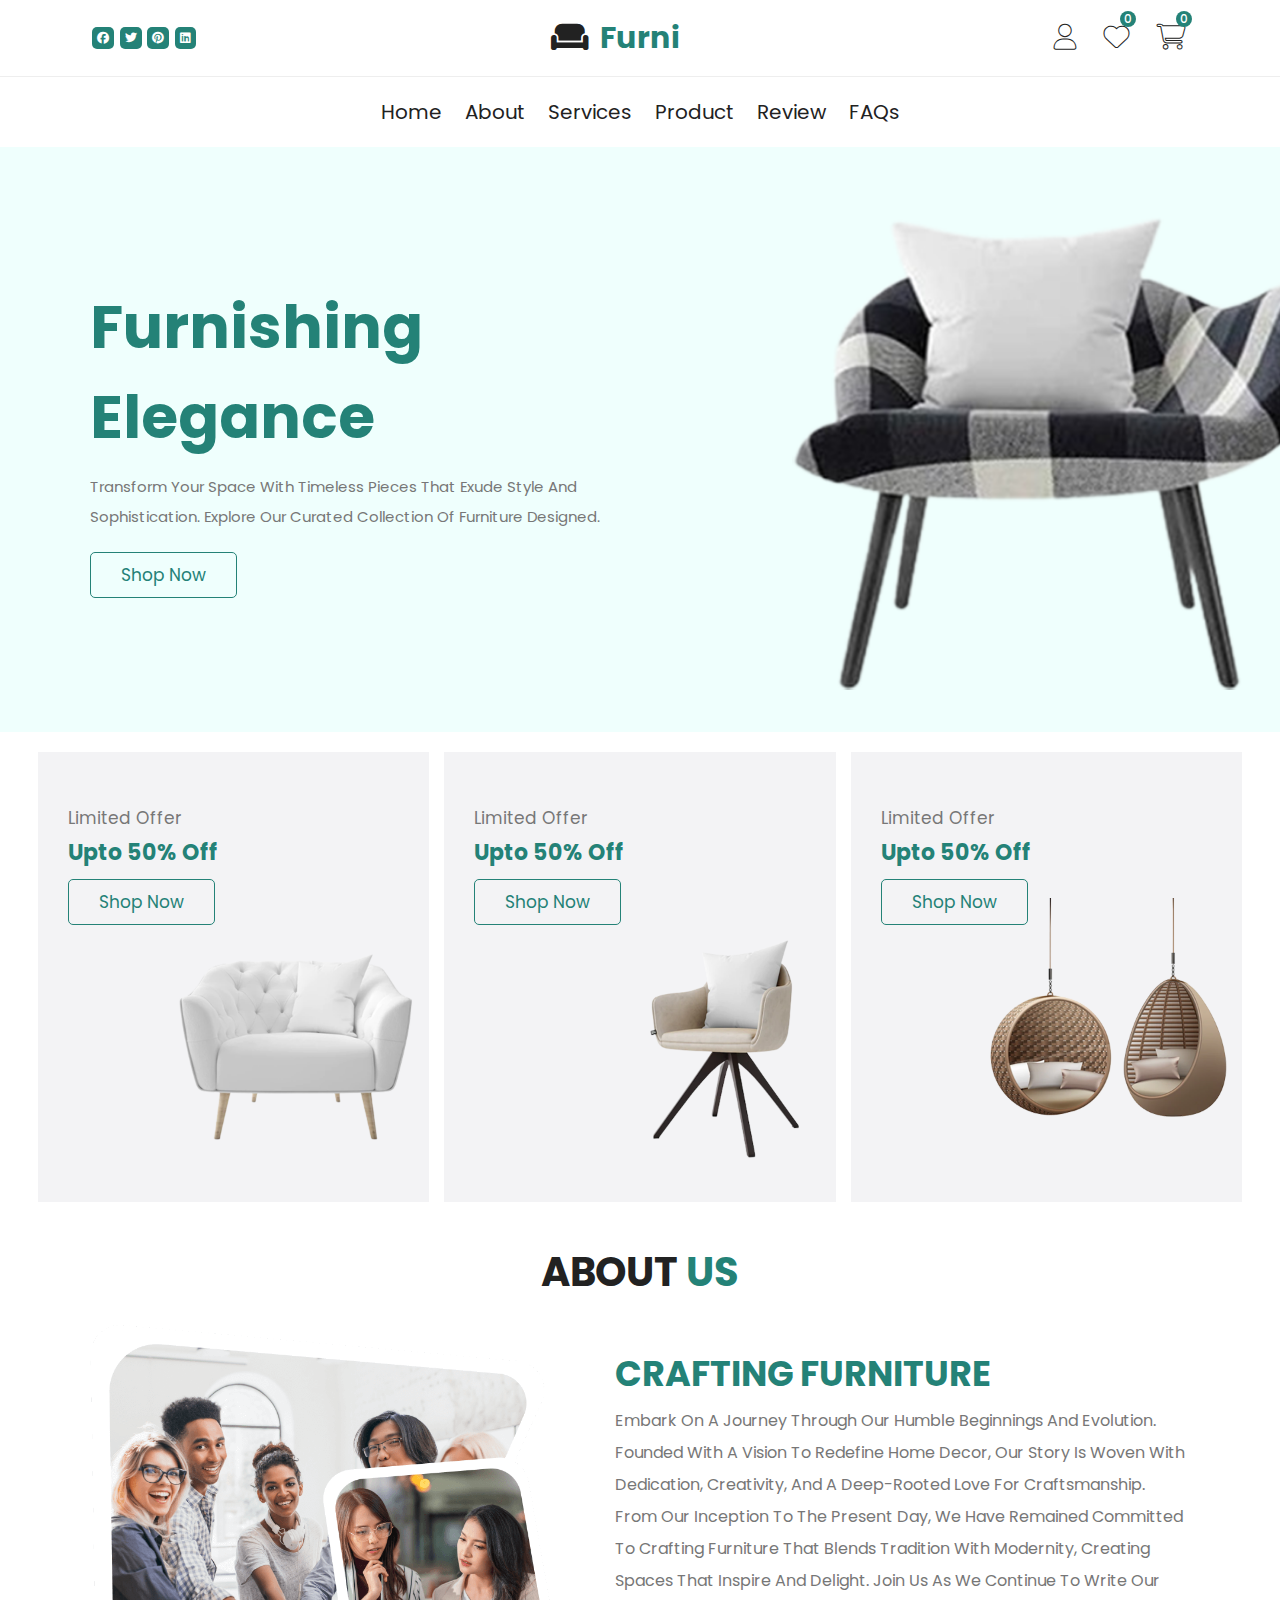
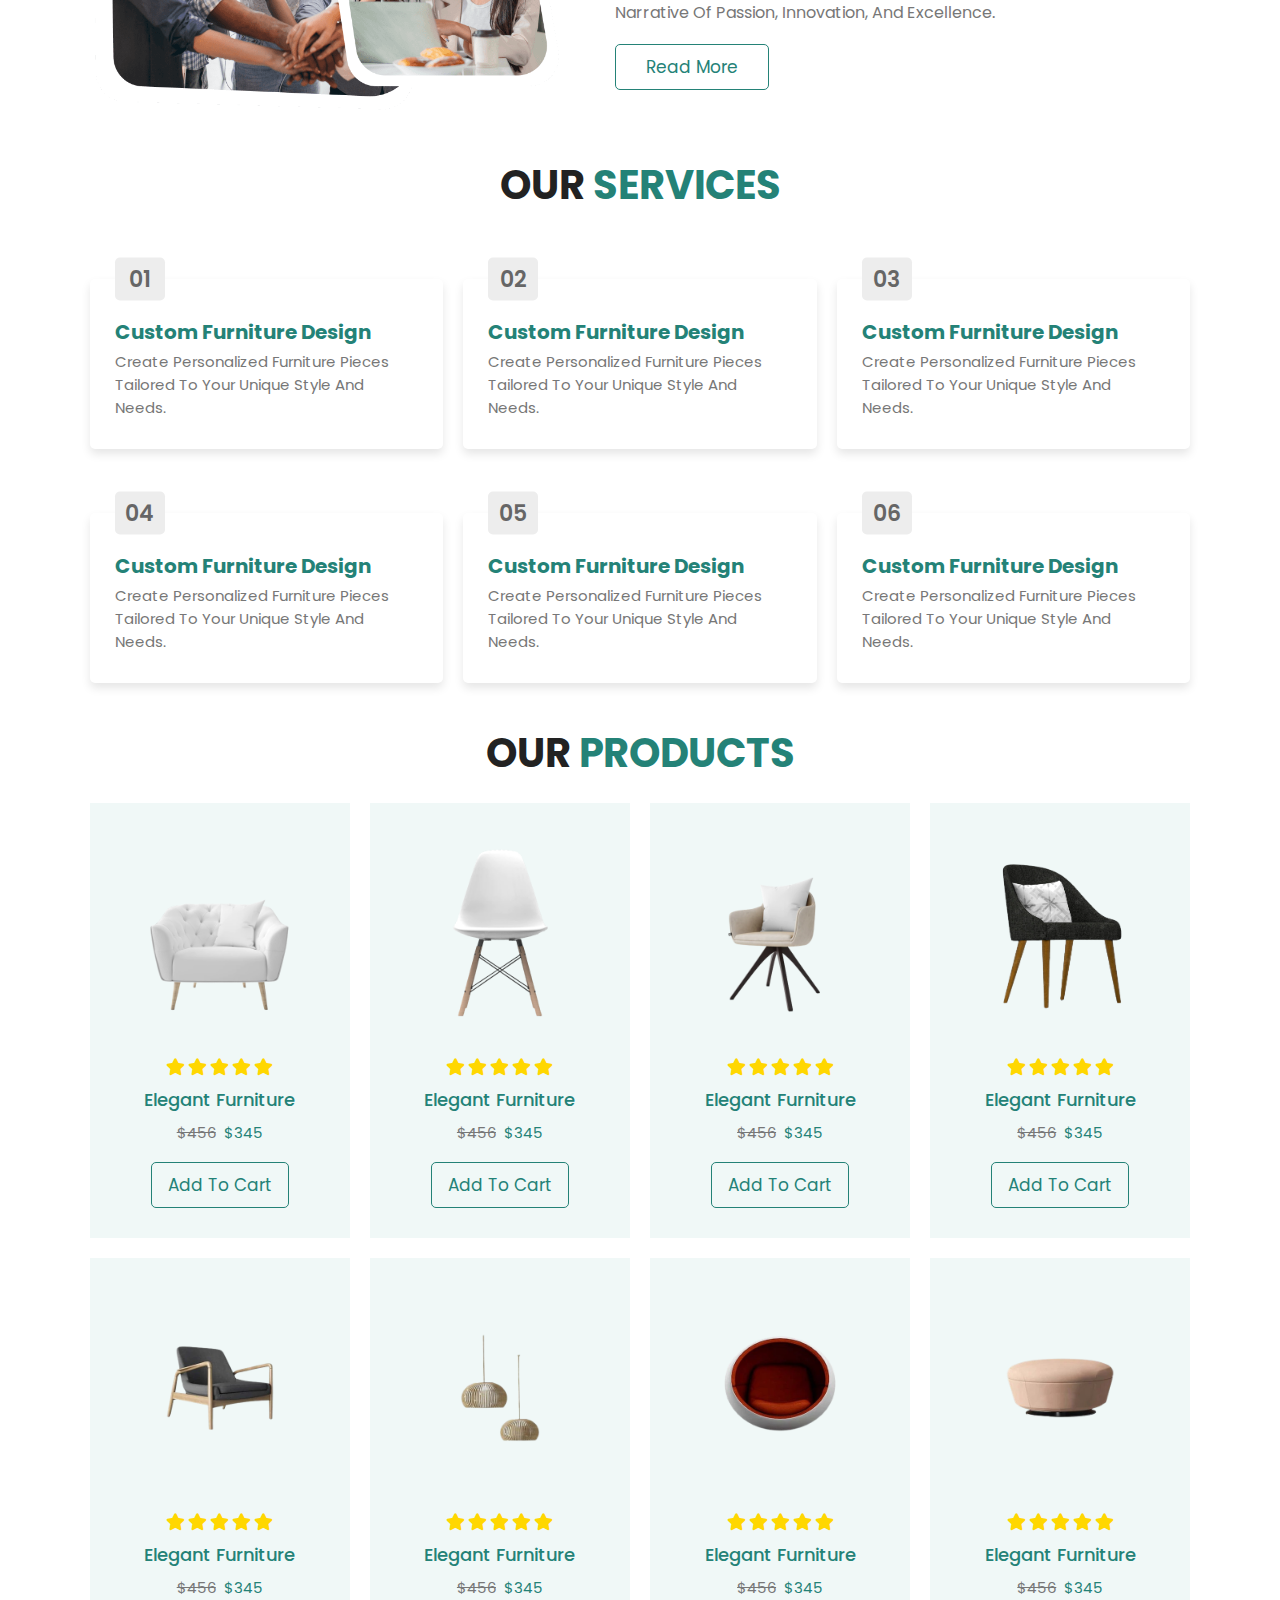
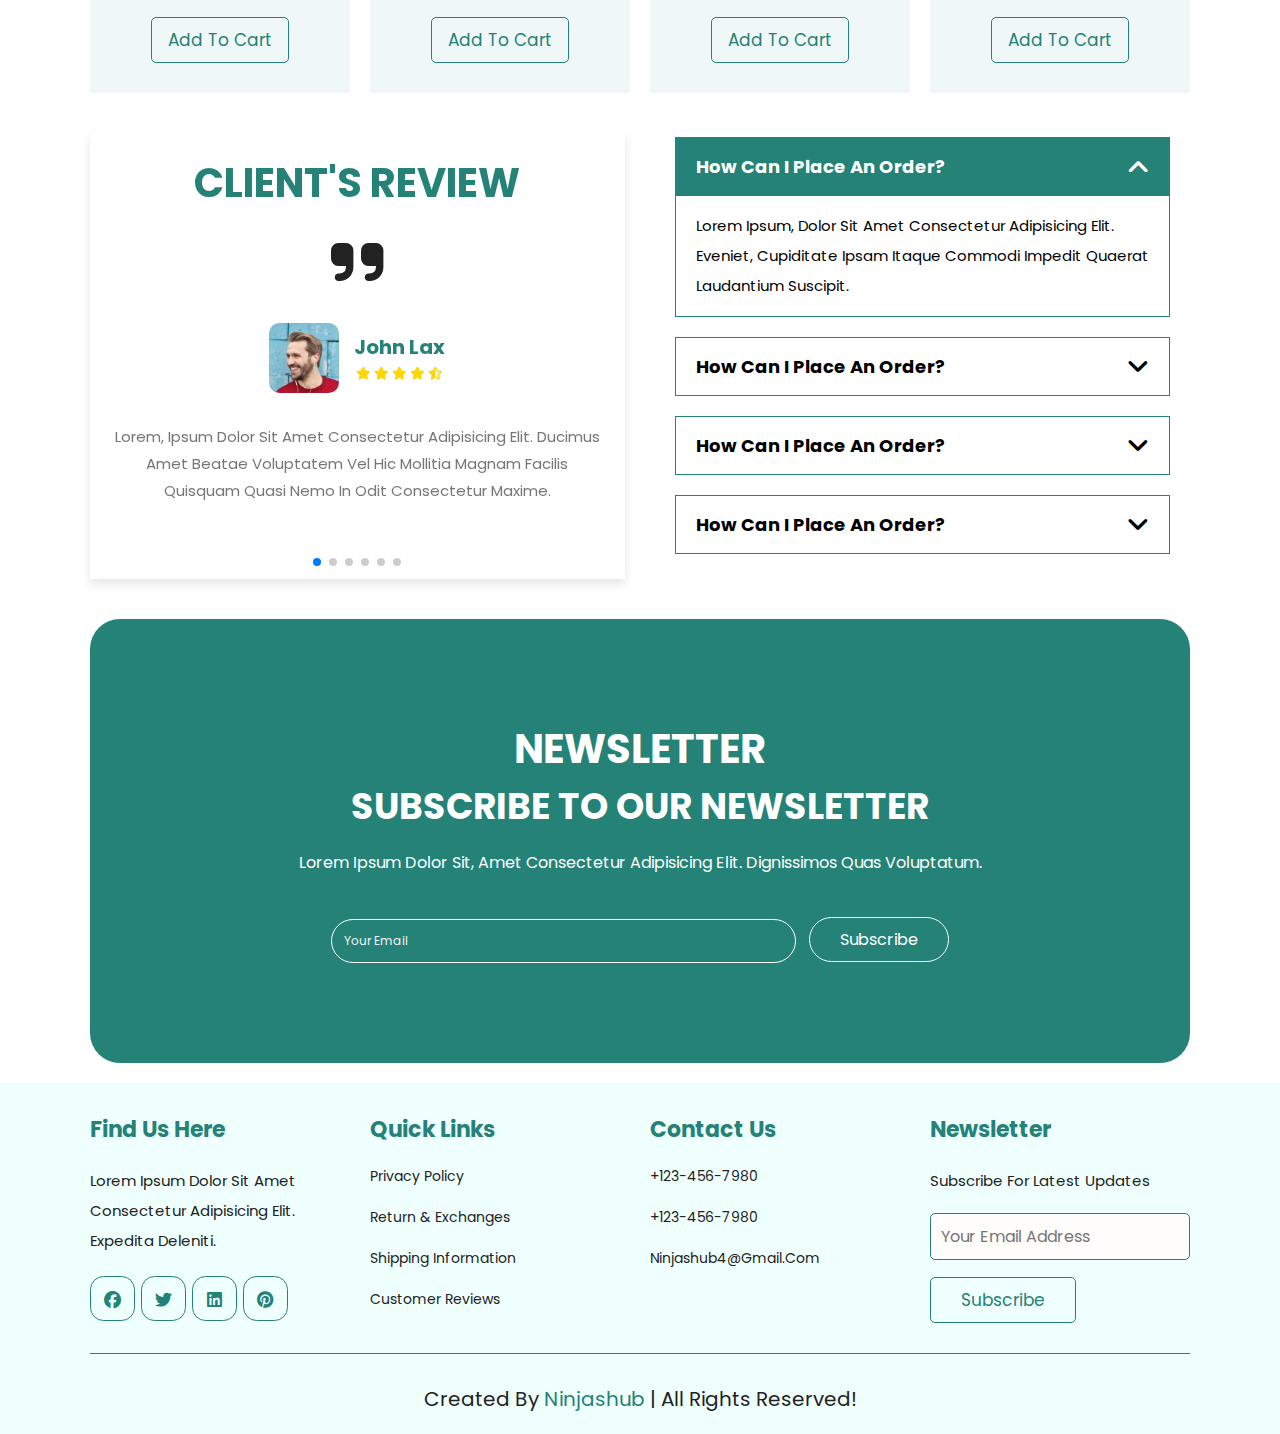
<file: prodigy infotech/task 1/index.html>
<!DOCTYPE html>
<html lang="en">
<head>
    <meta charset="UTF-8">
    <meta name="viewport" content="width=device-width, initial-scale=1.0">
    <title>Complete Responsive Furniture Webite Using HTML CSS & JS</title>
    <!-- fontawesome cdn link -->
    <link rel="stylesheet" href="https://cdnjs.cloudflare.com/ajax/libs/font-awesome/6.5.2/css/all.min.css">
    <!-- swiper js cdn lnk -->
    <link rel="stylesheet" href="https://cdn.jsdelivr.net/npm/swiper@11/swiper-bundle.min.css"/>
    <!-- custom css file -->
    <link rel="stylesheet" href="style.css">
</head>
<body>
    
    <!-- header section starts -->

    <header>

        <div class="header-top">

            <div class="fas fa-bars" id="menu"></div>

            <div class="social">
                <a href="#" class="fab fa-facebook"></a>
                <a href="#" class="fab fa-twitter"></a>
                <a href="#" class="fab fa-pinterest"></a>
                <a href="#" class="fab fa-linkedin"></a>
            </div>

            <a href="#" class="logo"><i class="fas fa-couch"></i> furni</a>

            <div class="icons">
                <button class="action-btn">
                    <a href="#" class="fas fa-user"></a>
                </button>
                <button class="action-btn">
                    <a href="#" class="fas fa-heart"></a>
                    <span class="count">0</span>
                </button>
                <button class="action-btn">
                    <a href="#" class="fas fa-shopping-cart"></a>
                    <span class="count">0</span>
                </button>
            </div>

        </div>

        <div class="header-main">

            <nav class="navbar">
                <a href="#home">home</a>
                <a href="#about">about</a>
                <a href="#services">services</a>
                <a href="#product">product</a>
                <a href="#review">review</a>
                <a href="#review">FAQs</a>
            </nav>

        </div>

    </header>

    

    <section class="home" id="home">

        <div class="content">
            <h3>Furnishing Elegance</h3>
            <p>Transform your space with timeless pieces that exude 
                style and sophistication. Explore our curated collection of furniture designed.</p>
                <a href="#" class="btn">shop now</a>
        </div>

    </section>

    

    <section class="banner-container">

        <div class="banner">

            <img src="images/collection-1.png" alt="">
            <div class="content">
                <span>limited offer</span>
                <h3>upto 50% off</h3>
                <a href="#" class="btn">shop now</a>
            </div>

        </div>

        <div class="banner">

            <img src="images/collection-2.png" alt="">
            <div class="content">
                <span>limited offer</span>
                <h3>upto 50% off</h3>
                <a href="#" class="btn">shop now</a>
            </div>

        </div>

        <div class="banner">

            <img src="images/collection-3.png" alt="">
            <div class="content">
                <span>limited offer</span>
                <h3>upto 50% off</h3>
                <a href="#" class="btn">shop now</a>
            </div>

        </div>

    </section>

    

    <section class="about" id="about">

        <h1 class="heading">about <span>us</span></h1>

        <div class="row">

            <div class="image">
                <img src="images/about.png" alt="">
            </div>

            <div class="content">
                <h3>Crafting Furniture</h3>
                <p>Embark on a journey through our humble beginnings and evolution. Founded with a vision to redefine home decor, our story is woven with dedication, 
                    creativity, and a deep-rooted love for craftsmanship. From our inception to the 
                    present day, we have remained committed to crafting furniture that blends tradition 
                    with modernity, creating spaces that inspire and delight. Join us as we continue to 
                    write our narrative of passion, innovation, and excellence.</p>
                    <a href="#" class="btn">read more</a>
            </div>

        </div>

    </section>

  
    <section class="services" id="services">

        <h1 class="heading">our <span>services</span></h1>

        <div class="box-container">

            <div class="box">
                <data class="card-number" value="01">01</data>
                <h3>Custom Furniture Design</h3>
                <p>Create personalized furniture pieces tailored to your unique style and needs.</p>
            </div>

            <div class="box">
                <data class="card-number" value="02">02</data>
                <h3>Custom Furniture Design</h3>
                <p>Create personalized furniture pieces tailored to your unique style and needs.</p>
            </div>

            <div class="box">
                <data class="card-number" value="03">03</data>
                <h3>Custom Furniture Design</h3>
                <p>Create personalized furniture pieces tailored to your unique style and needs.</p>
            </div>

            <div class="box">
                <data class="card-number" value="04">04</data>
                <h3>Custom Furniture Design</h3>
                <p>Create personalized furniture pieces tailored to your unique style and needs.</p>
            </div>

            <div class="box">
                <data class="card-number" value="05">05</data>
                <h3>Custom Furniture Design</h3>
                <p>Create personalized furniture pieces tailored to your unique style and needs.</p>
            </div>

            <div class="box">
                <data class="card-number" value="06">06</data>
                <h3>Custom Furniture Design</h3>
                <p>Create personalized furniture pieces tailored to your unique style and needs.</p>
            </div>

        </div>

    </section>

  

    <section class="product" id="product">

        <h1 class="heading">our <span>products</span></h1>

        <div class="box-container">

            <div class="box">

                <figure class="cardbanner">
                    <img src="images/product-1.png" width="200" height="200" alt="">

                    <div class="btn-wrapper">

                        <button class="product-btn">
                            <i class="fas fa-heart"></i>
                            <div class="tooltip">Add to Wishlist</div>
                        </button>

                        <button class="product-btn">
                            <i class="fas fa-eye"></i>
                            <div class="tooltip">Quick View</div>
                        </button>

                    </div>

                </figure>

                <div class="card-content">

                    <div class="rating-wrapper">
                        <i class="fas fa-star"></i>
                        <i class="fas fa-star"></i>
                        <i class="fas fa-star"></i>
                        <i class="fas fa-star"></i>
                        <i class="fas fa-star"></i>
                    </div>

                    <h3>elegant furniture</h3>

                    <div class="price-wrapper">
                        <del class="del">$456</del>
                        <data class="price">$345</data>
                    </div>

                    <button class="btn">Add to Cart</button>

                </div>

            </div>

            <div class="box">

                <figure class="cardbanner">
                    <img src="images/product-2.png" width="200" height="200" alt="">

                    <div class="btn-wrapper">

                        <button class="product-btn">
                            <i class="fas fa-heart"></i>
                            <div class="tooltip">Add to Wishlist</div>
                        </button>

                        <button class="product-btn">
                            <i class="fas fa-eye"></i>
                            <div class="tooltip">Quick View</div>
                        </button>

                    </div>

                </figure>

                <div class="card-content">

                    <div class="rating-wrapper">
                        <i class="fas fa-star"></i>
                        <i class="fas fa-star"></i>
                        <i class="fas fa-star"></i>
                        <i class="fas fa-star"></i>
                        <i class="fas fa-star"></i>
                    </div>

                    <h3>elegant furniture</h3>

                    <div class="price-wrapper">
                        <del class="del">$456</del>
                        <data class="price">$345</data>
                    </div>

                    <button class="btn">Add to Cart</button>

                </div>

            </div>

            <div class="box">

                <figure class="cardbanner">
                    <img src="images/product-3.png" width="200" height="200" alt="">

                    <div class="btn-wrapper">

                        <button class="product-btn">
                            <i class="fas fa-heart"></i>
                            <div class="tooltip">Add to Wishlist</div>
                        </button>

                        <button class="product-btn">
                            <i class="fas fa-eye"></i>
                            <div class="tooltip">Quick View</div>
                        </button>

                    </div>

                </figure>

                <div class="card-content">

                    <div class="rating-wrapper">
                        <i class="fas fa-star"></i>
                        <i class="fas fa-star"></i>
                        <i class="fas fa-star"></i>
                        <i class="fas fa-star"></i>
                        <i class="fas fa-star"></i>
                    </div>

                    <h3>elegant furniture</h3>

                    <div class="price-wrapper">
                        <del class="del">$456</del>
                        <data class="price">$345</data>
                    </div>

                    <button class="btn">Add to Cart</button>

                </div>

            </div>

            <div class="box">

                <figure class="cardbanner">
                    <img src="images/product-4.png" width="200" height="200" alt="">

                    <div class="btn-wrapper">

                        <button class="product-btn">
                            <i class="fas fa-heart"></i>
                            <div class="tooltip">Add to Wishlist</div>
                        </button>

                        <button class="product-btn">
                            <i class="fas fa-eye"></i>
                            <div class="tooltip">Quick View</div>
                        </button>

                    </div>

                </figure>

                <div class="card-content">

                    <div class="rating-wrapper">
                        <i class="fas fa-star"></i>
                        <i class="fas fa-star"></i>
                        <i class="fas fa-star"></i>
                        <i class="fas fa-star"></i>
                        <i class="fas fa-star"></i>
                    </div>

                    <h3>elegant furniture</h3>

                    <div class="price-wrapper">
                        <del class="del">$456</del>
                        <data class="price">$345</data>
                    </div>

                    <button class="btn">Add to Cart</button>

                </div>

            </div>

            <div class="box">

                <figure class="cardbanner">
                    <img src="images/product-5.png" width="200" height="200" alt="">

                    <div class="btn-wrapper">

                        <button class="product-btn">
                            <i class="fas fa-heart"></i>
                            <div class="tooltip">Add to Wishlist</div>
                        </button>

                        <button class="product-btn">
                            <i class="fas fa-eye"></i>
                            <div class="tooltip">Quick View</div>
                        </button>

                    </div>

                </figure>

                <div class="card-content">

                    <div class="rating-wrapper">
                        <i class="fas fa-star"></i>
                        <i class="fas fa-star"></i>
                        <i class="fas fa-star"></i>
                        <i class="fas fa-star"></i>
                        <i class="fas fa-star"></i>
                    </div>

                    <h3>elegant furniture</h3>

                    <div class="price-wrapper">
                        <del class="del">$456</del>
                        <data class="price">$345</data>
                    </div>

                    <button class="btn">Add to Cart</button>

                </div>

            </div>

            <div class="box">

                <figure class="cardbanner">
                    <img src="images/product-6.png" width="200" height="200" alt="">

                    <div class="btn-wrapper">

                        <button class="product-btn">
                            <i class="fas fa-heart"></i>
                            <div class="tooltip">Add to Wishlist</div>
                        </button>

                        <button class="product-btn">
                            <i class="fas fa-eye"></i>
                            <div class="tooltip">Quick View</div>
                        </button>

                    </div>

                </figure>

                <div class="card-content">

                    <div class="rating-wrapper">
                        <i class="fas fa-star"></i>
                        <i class="fas fa-star"></i>
                        <i class="fas fa-star"></i>
                        <i class="fas fa-star"></i>
                        <i class="fas fa-star"></i>
                    </div>

                    <h3>elegant furniture</h3>

                    <div class="price-wrapper">
                        <del class="del">$456</del>
                        <data class="price">$345</data>
                    </div>

                    <button class="btn">Add to Cart</button>

                </div>

            </div>

            <div class="box">

                <figure class="cardbanner">
                    <img src="images/product-7.png" width="200" height="200" alt="">

                    <div class="btn-wrapper">

                        <button class="product-btn">
                            <i class="fas fa-heart"></i>
                            <div class="tooltip">Add to Wishlist</div>
                        </button>

                        <button class="product-btn">
                            <i class="fas fa-eye"></i>
                            <div class="tooltip">Quick View</div>
                        </button>

                    </div>

                </figure>

                <div class="card-content">

                    <div class="rating-wrapper">
                        <i class="fas fa-star"></i>
                        <i class="fas fa-star"></i>
                        <i class="fas fa-star"></i>
                        <i class="fas fa-star"></i>
                        <i class="fas fa-star"></i>
                    </div>

                    <h3>elegant furniture</h3>

                    <div class="price-wrapper">
                        <del class="del">$456</del>
                        <data class="price">$345</data>
                    </div>

                    <button class="btn">Add to Cart</button>

                </div>

            </div>

            <div class="box">

                <figure class="cardbanner">
                    <img src="images/product-8.png" width="200" height="200" alt="">

                    <div class="btn-wrapper">

                        <button class="product-btn">
                            <i class="fas fa-heart"></i>
                            <div class="tooltip">Add to Wishlist</div>
                        </button>

                        <button class="product-btn">
                            <i class="fas fa-eye"></i>
                            <div class="tooltip">Quick View</div>
                        </button>

                    </div>

                </figure>

                <div class="card-content">

                    <div class="rating-wrapper">
                        <i class="fas fa-star"></i>
                        <i class="fas fa-star"></i>
                        <i class="fas fa-star"></i>
                        <i class="fas fa-star"></i>
                        <i class="fas fa-star"></i>
                    </div>

                    <h3>elegant furniture</h3>

                    <div class="price-wrapper">
                        <del class="del">$456</del>
                        <data class="price">$345</data>
                    </div>

                    <button class="btn">Add to Cart</button>

                </div>

            </div>

        </div>

    </section>

    <!-- products section ends -->

    <!-- review section starts -->

    <section class="review" id="review">

        <div class="row">

            <div class="swiper review-slider">

                <div class="swiper-wrapper">

                    <div class="swiper-slide slide">
                        <h2 class="heading">client's review</h2>
                        <i class="fas fa-quote-right"></i>
                        <div class="user">
                            <img src="images/pic-1.png" alt="">
                            <div class="user-info">
                                <h3>john lax</h3>
                                <div class="stars">
                                    <i class="fas fa-star"></i>
                                    <i class="fas fa-star"></i>
                                    <i class="fas fa-star"></i>
                                    <i class="fas fa-star"></i>
                                    <i class="fas fa-star-half-alt"></i>
                                </div>
                            </div>
                        </div>
                        <p>Lorem, ipsum dolor sit amet consectetur adipisicing elit. Ducimus amet beatae voluptatem vel hic mollitia magnam facilis quisquam quasi nemo in odit consectetur maxime.</p>
                    </div>

                    <div class="swiper-slide slide">
                        <h2 class="heading">client's review</h2>
                        <i class="fas fa-quote-right"></i>
                        <div class="user">
                            <img src="images/pic-2.png" alt="">
                            <div class="user-info">
                                <h3>john lax</h3>
                                <div class="stars">
                                    <i class="fas fa-star"></i>
                                    <i class="fas fa-star"></i>
                                    <i class="fas fa-star"></i>
                                    <i class="fas fa-star"></i>
                                    <i class="fas fa-star-half-alt"></i>
                                </div>
                            </div>
                        </div>
                        <p>Lorem, ipsum dolor sit amet consectetur adipisicing elit. Ducimus amet beatae voluptatem vel hic mollitia magnam facilis quisquam quasi nemo in odit consectetur maxime.</p>
                    </div>

                    <div class="swiper-slide slide">
                        <h2 class="heading">client's review</h2>
                        <i class="fas fa-quote-right"></i>
                        <div class="user">
                            <img src="images/pic-3.png" alt="">
                            <div class="user-info">
                                <h3>john lax</h3>
                                <div class="stars">
                                    <i class="fas fa-star"></i>
                                    <i class="fas fa-star"></i>
                                    <i class="fas fa-star"></i>
                                    <i class="fas fa-star"></i>
                                    <i class="fas fa-star-half-alt"></i>
                                </div>
                            </div>
                        </div>
                        <p>Lorem, ipsum dolor sit amet consectetur adipisicing elit. Ducimus amet beatae voluptatem vel hic mollitia magnam facilis quisquam quasi nemo in odit consectetur maxime.</p>
                    </div>

                    <div class="swiper-slide slide">
                        <h2 class="heading">client's review</h2>
                        <i class="fas fa-quote-right"></i>
                        <div class="user">
                            <img src="images/pic-4.png" alt="">
                            <div class="user-info">
                                <h3>john lax</h3>
                                <div class="stars">
                                    <i class="fas fa-star"></i>
                                    <i class="fas fa-star"></i>
                                    <i class="fas fa-star"></i>
                                    <i class="fas fa-star"></i>
                                    <i class="fas fa-star-half-alt"></i>
                                </div>
                            </div>
                        </div>
                        <p>Lorem, ipsum dolor sit amet consectetur adipisicing elit. Ducimus amet beatae voluptatem vel hic mollitia magnam facilis quisquam quasi nemo in odit consectetur maxime.</p>
                    </div>

                    <div class="swiper-slide slide">
                        <h2 class="heading">client's review</h2>
                        <i class="fas fa-quote-right"></i>
                        <div class="user">
                            <img src="images/pic-5.png" alt="">
                            <div class="user-info">
                                <h3>john lax</h3>
                                <div class="stars">
                                    <i class="fas fa-star"></i>
                                    <i class="fas fa-star"></i>
                                    <i class="fas fa-star"></i>
                                    <i class="fas fa-star"></i>
                                    <i class="fas fa-star-half-alt"></i>
                                </div>
                            </div>
                        </div>
                        <p>Lorem, ipsum dolor sit amet consectetur adipisicing elit. Ducimus amet beatae voluptatem vel hic mollitia magnam facilis quisquam quasi nemo in odit consectetur maxime.</p>
                    </div>

                    <div class="swiper-slide slide">
                        <h2 class="heading">client's review</h2>
                        <i class="fas fa-quote-right"></i>
                        <div class="user">
                            <img src="images/pic-6.png" alt="">
                            <div class="user-info">
                                <h3>john lax</h3>
                                <div class="stars">
                                    <i class="fas fa-star"></i>
                                    <i class="fas fa-star"></i>
                                    <i class="fas fa-star"></i>
                                    <i class="fas fa-star"></i>
                                    <i class="fas fa-star-half-alt"></i>
                                </div>
                            </div>
                        </div>
                        <p>Lorem, ipsum dolor sit amet consectetur adipisicing elit. Ducimus amet beatae voluptatem vel hic mollitia magnam facilis quisquam quasi nemo in odit consectetur maxime.</p>
                    </div>

                </div>

                <div class="swiper-pagination"></div>

            </div>

            <div class="accordion-container">

                <div class="accordion active">
                    <div class="accordion-heading">
                        <h3>how can i place an order?</h3>
                        <i class="fas fa-angle-down"></i>
                    </div>
                    <p class="accordion-content">
                        Lorem ipsum, dolor sit amet consectetur adipisicing elit. Eveniet, cupiditate ipsam itaque commodi impedit quaerat laudantium suscipit.
                    </p>
                </div>

                <div class="accordion">
                    <div class="accordion-heading">
                        <h3>how can i place an order?</h3>
                        <i class="fas fa-angle-down"></i>
                    </div>
                    <p class="accordion-content">
                        Lorem ipsum, dolor sit amet consectetur adipisicing elit. Eveniet, cupiditate ipsam itaque commodi impedit quaerat laudantium suscipit.
                    </p>
                </div>

                <div class="accordion">
                    <div class="accordion-heading">
                        <h3>how can i place an order?</h3>
                        <i class="fas fa-angle-down"></i>
                    </div>
                    <p class="accordion-content">
                        Lorem ipsum, dolor sit amet consectetur adipisicing elit. Eveniet, cupiditate ipsam itaque commodi impedit quaerat laudantium suscipit.
                    </p>
                </div>

                <div class="accordion">
                    <div class="accordion-heading">
                        <h3>how can i place an order?</h3>
                        <i class="fas fa-angle-down"></i>
                    </div>
                    <p class="accordion-content">
                        Lorem ipsum, dolor sit amet consectetur adipisicing elit. Eveniet, cupiditate ipsam itaque commodi impedit quaerat laudantium suscipit.
                    </p>
                </div>

            </div>

        </div>

    </section>

    <!-- review section ends -->

    <!-- newsletter -->

    <section class="newsletter">

        <div class="content">
            <h3>newsletter</h3>
            <h6>subscribe to our newsletter</h6>
            <p>Lorem ipsum dolor sit, amet consectetur adipisicing elit. Dignissimos quas voluptatum.</p>
            <input type="email" class="email" placeholder="Your Email">
            <a href="#" class="btn"> Subscribe</a>
        </div>

    </section>

    <!-- end -->

    <!-- footer section start -->

    <section class="footer">

        <div class="box-container">

            <div class="box">
                <h3>find us here</h3>
                <p>Lorem ipsum dolor sit amet consectetur adipisicing elit. Expedita deleniti.</p>
                <div class="share">
                    <a href="#" class="fab fa-facebook"></a>
                    <a href="#" class="fab fa-twitter"></a>
                    <a href="#" class="fab fa-linkedin"></a>
                    <a href="#" class="fab fa-pinterest"></a>
                </div>
            </div>

            <div class="box">
                <h3>quick links</h3>
                <a href="#" class="links"> privacy policy</a>
                <a href="#" class="links"> return & exchanges</a>
                <a href="#" class="links"> shipping information</a>
                <a href="#" class="links"> customer reviews</a>
            </div>

            <div class="box">
                <h3>contact us</h3>
                <a href="#" class="links"> +123-456-7980</a>
                <a href="#" class="links"> +123-456-7980</a>
                <a href="#" class="links"> ninjashub4@gmail.com</a>
            </div>

            <div class="box">
                <h3>newsletter</h3>
                <p>subscribe for latest updates</p>
                <input type="email" placeholder="Your Email Address" class="email">
                <input type="submit" value="subscribe" class="btn">
            </div>

        </div>

        <div class="credit">created by <span>ninjashub</span> | all rights reserved!</div>

    </section>












    <!-- footer section end -->























    <!-- swiper js cdn link -->
    <script src="https://cdn.jsdelivr.net/npm/swiper@11/swiper-bundle.min.js"></script>
    <!-- custom js file -->
    <script src="script.js"></script>

</body>
</html>
</file>
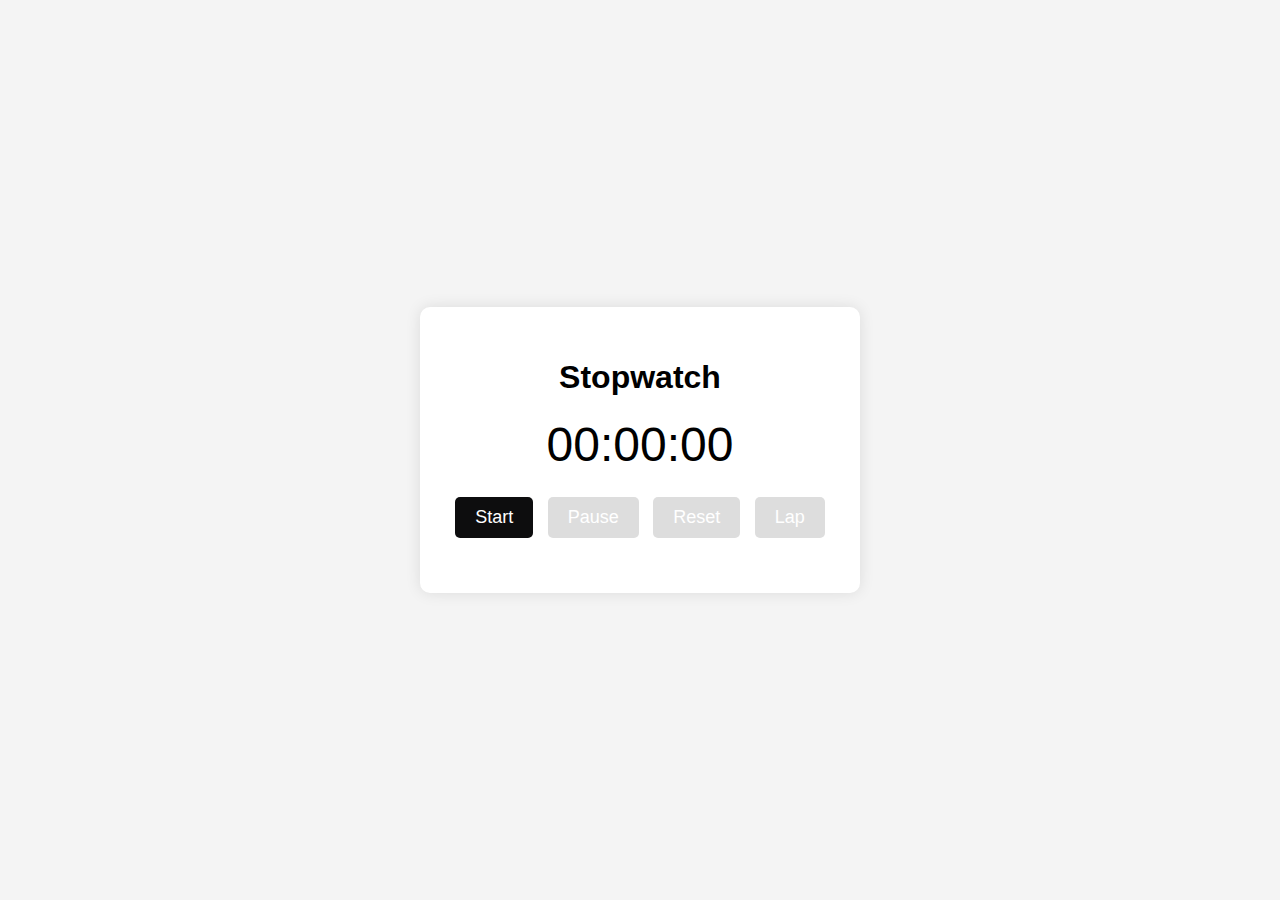
<file: prodigy infotech/task 2/index.html>
<!DOCTYPE html>
<html lang="en">
<head>
    <meta charset="UTF-8">
    <meta name="viewport" content="width=device-width, initial-scale=1.0">
    <title>Stopwatch Application</title>
    <link rel="stylesheet" href="task2.css">
</head>
<body>

    <div class="stopwatch-container">
        <h1>Stopwatch</h1>
        <div id="display" class="display">00:00:00</div>
        
        <div class="buttons">
            <button id="startBtn">Start</button>
            <button id="pauseBtn" disabled>Pause</button>
            <button id="resetBtn" disabled>Reset</button>
            <button id="lapBtn" disabled>Lap</button>
        </div>

        <div id="laps" class="laps"></div>
    </div>

    <script src="script.js"></script>
</body>
</html>
</file>
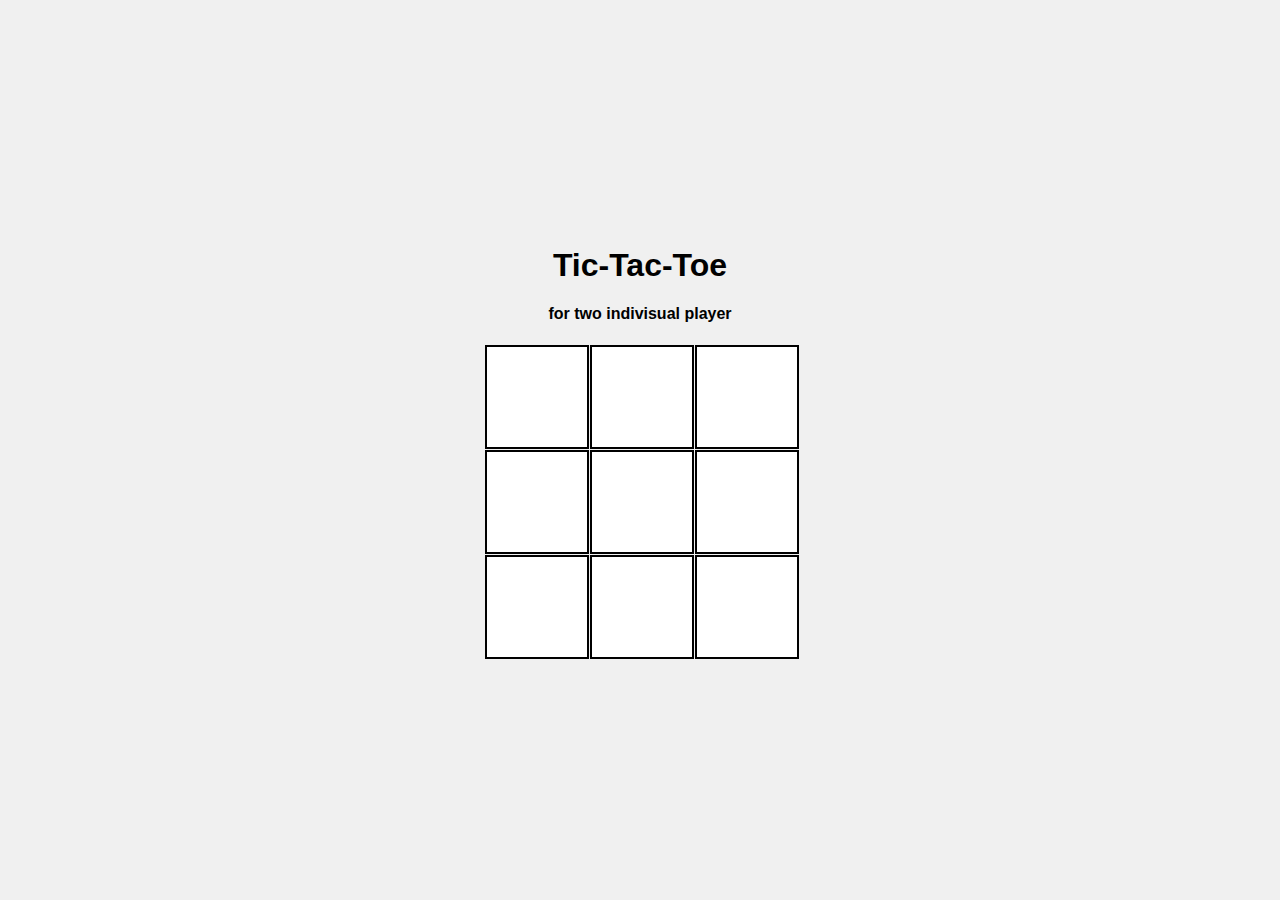
<file: prodigy infotech/task 3/index.html>
<!DOCTYPE html>
<html lang="en">
<head>
    <meta charset="UTF-8">
    <meta name="viewport" content="width=device-width, initial-scale=1.0">
    <title>Tic-Tac-Toe Game</title>
    <link rel="stylesheet" href="task3.css">
</head>
<body>

    <div class="game-container">
        <h1>Tic-Tac-Toe</h1>
        <h4><p> for two  indivisual player</p></h4>
        <div class="board" id="board">
            <div class="cell" data-cell></div>
            <div class="cell" data-cell></div>
            <div class="cell" data-cell></div>
            <div class="cell" data-cell></div>
            <div class="cell" data-cell></div>
            <div class="cell" data-cell></div>
            <div class="cell" data-cell></div>
            <div class="cell" data-cell></div>
            <div class="cell" data-cell></div>
        </div>
        <div class="message" id="message">
            <p id="messageText"></p>
            <button id="restartBtn">Restart</button>
        </div>
    </div>

    <script src="task3.js"></script>
</body>
</html>
</file>
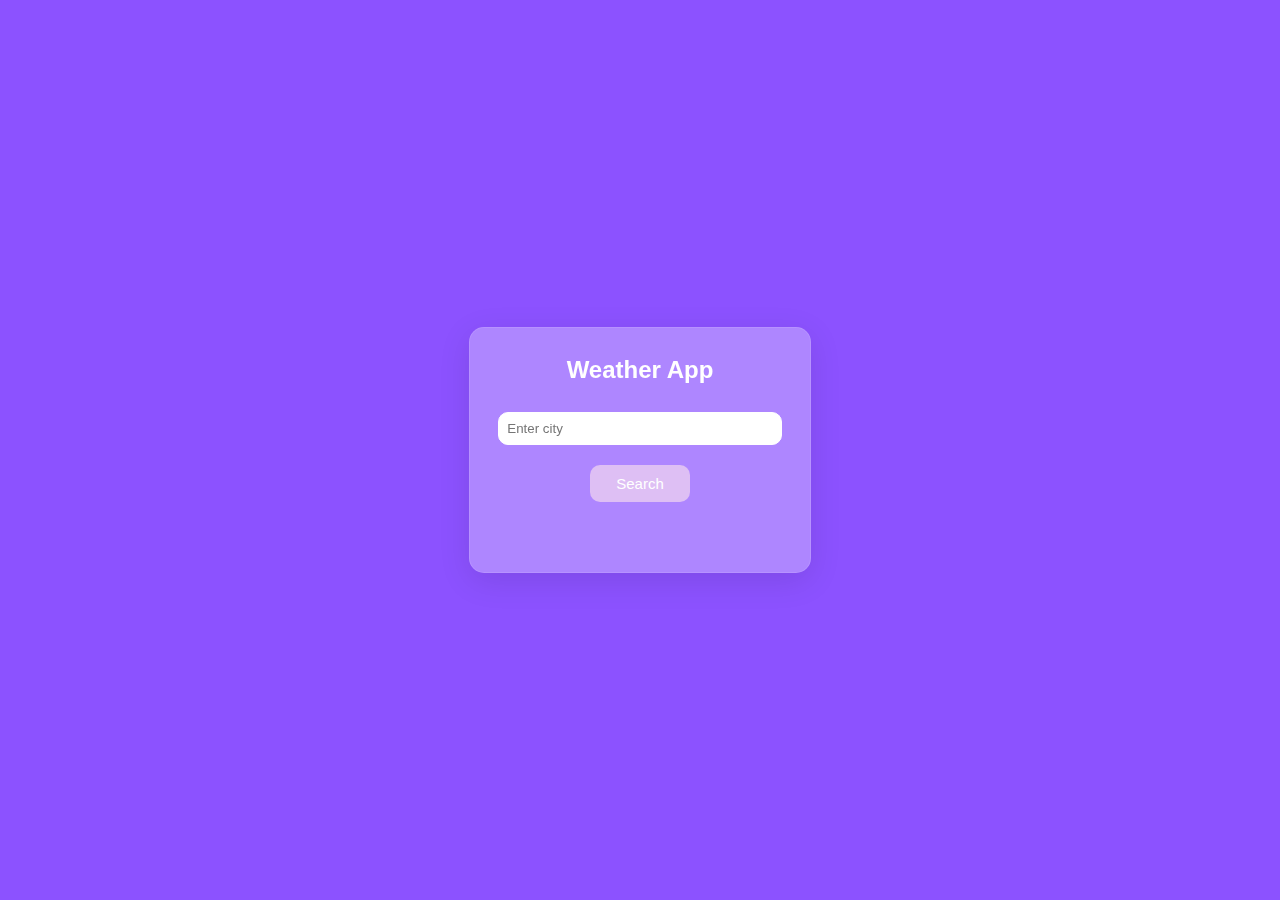
<file: prodigy infotech/task 5/index.html>
<!DOCTYPE html>
<html lang="en">
<head>
    <meta charset="UTF-8">
    <meta name="viewport" content="width=device-width, initial-scale=1.0">
    <title>Weather App</title>
    <link rel="stylesheet" href="./style.css">
</head>
<body>
    <div id="weather-container">
        <h2>Weather App</h2>
        <input type="text" id="city" placeholder="Enter city">
        <button onclick="getWeather()">Search</button>

        <img id="weather-icon" alt="Weather Icon">

        <div id="temp-div"></div>

        <div id="weather-info"></div>

        <div id="hourly-forecast"></div>
    </div>
     <script src="./script.js"></script> 
</body>
</html>
</file>
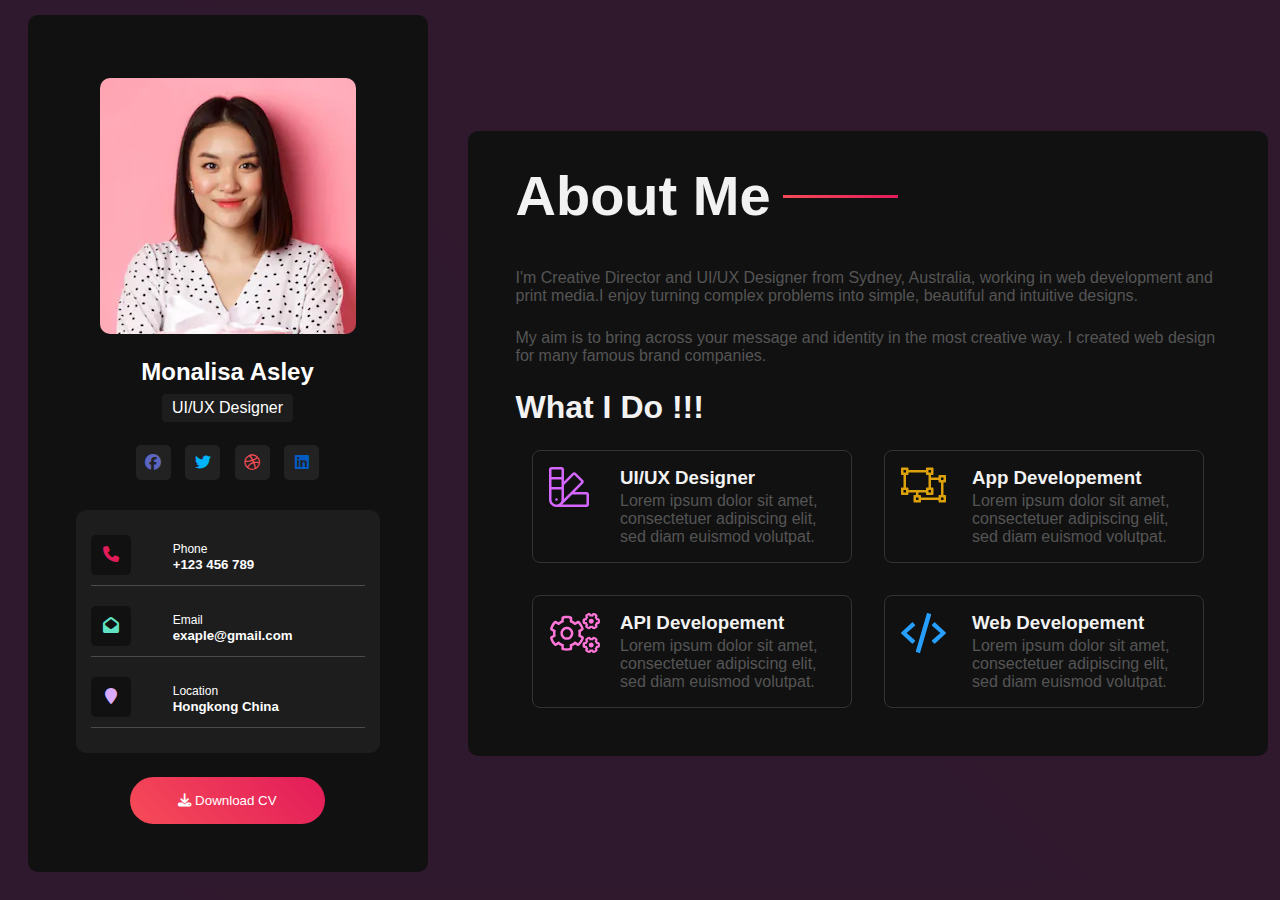
<file: prodigy infotech/task 4/Modern-Peronal-Profile-main/index.html>
<!DOCTYPE html>
<html lang="en">
<head>
    <meta charset="UTF-8">
    <meta http-equiv="X-UA-Compatible" content="IE=edge">
    <meta name="viewport" content="width=device-width, initial-scale=1.0">
    <title>Personal Portfolio Website designing -K2inofocom</title>
    <!---external css ---->
    <link rel="stylesheet" href="style.css">
    <!---font awesome cdn for font icons---->
    <link rel="stylesheet" href="https://cdnjs.cloudflare.com/ajax/libs/font-awesome/6.2.1/css/all.min.css">
</head>
<body>
   <div class="container">
       <div class="profile-card"> 
            <div class="profile-pic">
                <img src="images/avatar.webp" alt="user avatar">
            </div>

            <div class="profile-details">
                 <div class="intro">
                    <h2>Monalisa Asley</h2>
                    <h4>UI/UX Designer</h4>
                    <div class="social">
                        <a href="#"><i class="fab fa-facebook" style="color:var(--blue)"></i></a>
                        <a href="#"><i class="fab fa-twitter"  style="color:var(--skyblue)"></i></a>
                        <a href="#"><i class="fab fa-dribbble"  style="color:var(--dark-pink)"></i></a>
                        <a href="#"><i class="fab fa-linkedin"  style="color:var(--light-blue)"></i></a>
                    </div>
                 </div>

                 <div class="contact-info">
                    <div class="row">
                         <div class="icon">
                            <i class="fa fa-phone"  style="color:var(--dark-magenta)"></i>
                         </div>
                         <div class="content">
                            <span>Phone</span>
                            <h5>+123 456 789</h5>
                         </div>
                    </div>

                    <div class="row">
                        <div class="icon">
                           <i class="fa fa-envelope-open"  style="color:var(--light-green)"></i>
                        </div>
                        <div class="content">
                           <span>Email</span>
                           <h5>exaple@gmail.com</h5>
                        </div>
                   </div>
    
                   <div class="row">
                    <div class="icon">
                       <i class="fa fa-map-marker"  style="color:var(--light-purple)"></i>
                    </div>
                    <div class="content">
                       <span>Location</span>
                       <h5>Hongkong China</h5>
                    </div>
                 </div>

            </div>
               <button class="download-btn"> <i class="fa fa-download"></i> Download CV</button>
            </div>
       </div>

       <!----about section ----->
       <div class="about">
           <h1>About Me</h1>

           <p> I'm Creative Director and UI/UX Designer from Sydney, Australia,  
            working in web development and print media.I enjoy turning complex problems into simple, 
            beautiful and intuitive designs.
          </p>

          <p>
            My aim is to bring across your message and identity in the most creative way. 
            I created web design for many famous brand companies.
          </p>
          <h2>What I Do !!!</h2>
          <div class="work">
             <div class="workbox">
                 <div class="icon">
                    <img src="images/ui.svg" alt="">
                 </div>
                 <div class="desc">
                    <h3>UI/UX Designer</h3>
                    <p>Lorem ipsum dolor sit amet, consectetuer adipiscing elit, sed diam euismod volutpat.</p>
                 </div>
             </div>

             <div class="workbox">
                <div class="icon">
                   <img src="images/app.svg" alt="">
                </div>
                <div class="desc">
                   <h3>App Developement</h3>
                   <p>Lorem ipsum dolor sit amet, consectetuer adipiscing elit, sed diam euismod volutpat.</p>
                </div>
            </div>

            <div class="workbox">
                <div class="icon">
                   <img src="images/api.svg" alt="">
                </div>
                <div class="desc">
                   <h3>API Developement</h3>
                   <p>Lorem ipsum dolor sit amet, consectetuer adipiscing elit, sed diam euismod volutpat.</p>
                </div>
            </div>

            <div class="workbox">
                <div class="icon">
                   <img src="images/web.svg" alt="">
                </div>
                <div class="desc">
                   <h3>Web Developement</h3>
                   <p>Lorem ipsum dolor sit amet, consectetuer adipiscing elit, sed diam euismod volutpat.</p>
                </div>
            </div>
          </div>
       </div>
   </div>
</body>
</html>
</file>
<file: prodigy infotech/task 1/style.css>
@import url("https://fonts.googleapis.com/css2?family=Poppins:ital,wght@0,100;0,300;0,400;0,500;0,600;1,100;1,300&display=swap");

*{
    font-family: 'Poppins', sans-serif;
    margin: 0; padding: 0;
    outline: none; border: none;
    box-sizing: border-box;
    text-decoration: none;
    text-transform: capitalize;
    transition: .2s linear;
}

html{
    font-size: 62.5%;
    overflow-x: hidden;
    scroll-behavior: smooth;
    scroll-padding-top: 7rem;
}

html::-webkit-scrollbar{
    width: 1rem;
}

html::-webkit-scrollbar-track{
    background: #fff;
}

html::-webkit-scrollbar-thumb{
    background: #248277;
    border-radius: 5rem;
}

section{
    padding: 2rem 7%;
}

.heading{
    font-size: 4rem;
    color: #222;
    padding-bottom: 2rem;
    text-align: center;
    text-transform: uppercase;
    font-weight: bolder;
}

.heading span{
    color: #248277;
    text-transform: uppercase;
}

.btn{
    display: inline-block;
    margin-top: 1rem;
    padding: .9rem 3rem;
    border-radius: .5rem;
    color: #248277;
    border: .1rem solid #248277;
    background: none;
    font-size: 1.7rem;
    cursor: pointer;
}

.btn:hover{
    color: #fff;
    background: #248277;
}


/* headertop */

.header-top{
    display: flex;
    align-items: center;
    justify-content: space-between;
    padding: 1.4rem 7%;
    border-bottom: .1rem solid #eee;
}

.header-top .social a{
    font-size: 1.2rem;
    padding: .5rem;
    margin-left: .25rem;
    background: #248277;
    border-radius: .5rem;
    color: #fff;
}

#menu{
    font-size: 2.5rem;
    color: #248277;
    border: .1rem solid #248277;
    padding: .8rem 1.5rem;
    border-radius: .5rem;
    cursor: pointer;
    display: none;
}

.header-top .logo{
    color: #248277;
    font-size: 3rem;
    font-weight: bolder;
}

.header-top .logo i{
    padding-right: .5rem;
    color: #222;
}

.header-top .icons .action-btn{
    position: relative;
    font-size: 2.5rem;
    margin-left: 1.5rem;
    padding: .5rem;
    background: #fff
}

.header-top .icons .action-btn a{
    color: #fff;
    -webkit-text-stroke: .1rem #222;
}

.header-top .icons .action-btn a:hover{
    -webkit-text-stroke: .1rem #248277;
}

.header-top .icons .action-btn .count{
    position: absolute;
    top: -.3rem;
    right: -.2rem;
    background: #248277;
    color: #fff;
    font-size: 1.2rem;
    font-weight: 500;
    line-height: 1;
    padding: .2rem .4rem;
    border-radius: 50%;
}

/* header-main */

.header-main{
    display: flex;
    align-items: center;
    justify-content: center;
    padding: 2rem 7%;
    background: #fff;
    position: relative;
}

.header-main.active{
    position: fixed;
    top: 0; left: 0; right: 0;
    z-index: 1000;
    box-shadow: 0 0.5rem 1rem rgba(0,0,0,0.1);
}

.header-main .navbar a{
    margin: 0 1rem;
    font-size: 2rem;
    color: #222;
}

.header-main .navbar a:hover{
    color: #248277;
}

/* end */

/* home */

.home{
    min-height: 65vh;
    display: flex;
    align-items: center;
    background: url(images/home.png) no-repeat;
    background-size: cover !important;
    background-position: center !important;
}

.home .content{
    max-width: 55rem;
}

.home .content h3{
    font-size: 6rem;
    color: #248277;
}

.home .content p{
    font-size: 1.5rem;
    line-height: 2;
    color: #777;
    padding: 1rem 0;
}

/* end */

/* banner */

.banner-container{
    display: grid;
    padding: 2rem 3%;
    grid-template-columns: repeat(auto-fit, minmax(30rem, 1fr));
    gap: 1.5rem;
}

.banner-container .banner{
    height: 45rem;
    overflow: hidden;
    position: relative;
}

.banner-container .banner img{
    height: 100%;
    width: 100%;
    object-fit: cover;
}

.banner-container .banner:hover img{
    transform: scale(1.2);
}

.banner-container .banner .content{
    position: absolute;
    top: 25%;
    left: 3rem;
    transform: translateY(-50%);
}

.banner-container .banner .content span{
    font-size: 1.7rem;
    color: #777;
}

.banner-container .banner .content h3{
    color: #248277;
    font-size: 2.2rem;
    padding-top: .5rem;
}

/* end */

/* about */

.about .row{
    display: flex;
    align-items: center;
    flex-wrap: wrap;
    gap: 5rem;
}

.about .row .image{
    flex: 1 1 40rem;
}

.about .row .image img{
    width: 100%;
}

.about .row .content{
    flex: 1 1 50rem;
}

.about .row .content h3{
    font-size: 3.5rem;
    color: #248277;
    text-transform: uppercase;
}

.about .row .content p{
    font-size: 1.6rem;
    margin: .5rem 0;
    color: #777;
    line-height: 2;
}

/* end */

/* services */

.services .box-container{
    display: grid;
    grid-template-columns: repeat(auto-fit, minmax(30rem, 1fr));
    gap: 2rem;
}

.services .box-container .box{
    position: relative;
    background: #fff;
    padding: 2.5rem;
    border-radius: .5rem;
    padding-block-start: 4rem;
    margin-block-start: 4.4rem;
    box-shadow: 0 0.5rem 1rem rgba(0,0,0,0.1);
}

.services .box-container .box:hover{
    background: #248277;
}

.services .box-container .box .card-number{
    position: absolute;
    top: 0; left: 2.5rem;
    transform: translateY(-50%);
    background: #ededed;
    color: #666;
    font-size: 2.2rem;
    font-weight: 600;
    padding-block: .5rem;
    min-width: 5rem;
    text-align: center;
    border-radius: .5rem;
    transition: .25s ease;
}

.services .box-container .box:hover .card-number{
    color: #248277;
}

.services .box-container .box h3{
    font-size: 2rem;
    line-height: 1.3;
    color: #248277;
}

.services .box-container .box p{
    font-size: 1.5rem;
    color: #777;
    margin: .5rem 0;
}

.services .box-container .box :is(h3, p){
    transition: .25s ease;
}

.services .box-container .box:hover :is(h3, p){
    color: #fff;
}

/* end */

/* product */

.product .box-container{
    display: grid;
    grid-template-columns: repeat(auto-fit, minmax(25rem, 1fr));
    gap: 2rem;
}

.product .box-container .box{
    background: #f0f8f7;
    padding: 3rem 2rem;
    text-align: center;
    outline: .2rem solid transparent;
    transition: .25s ease;
}

.product .box-container .box:is(:hover, :focus-within){
    outline-color: #248277;
}

.product .box-container .box .cardbanner{
    position: relative;
    margin-block-end: 2rem;
}

.product .box-container .box .cardbanner img{
    transition: .25s ease;
}

.product .box-container .box:is(:hover, :focus-within) .cardbanner img{
    opacity: 0.6;
}

.product .box-container .box .btn-wrapper{
    position: absolute;
    top: 50%; left: 50%;
    transform: translate(-50%, -50%);
    display: flex;
    align-items: center;
    gap: 1rem;
}

.product .box-container .box .btn-wrapper .product-btn{
    position: relative;
    background: #248277;
    font-size: 2rem;
    color: #fff;
    padding: 1.2rem 1.4rem;
    border-radius: 50%;
    transition: .25s ease;
    opacity: 0;
}

.tooltip{
    position: absolute;
    bottom: calc(100% + 10px);
    left: 50%;
    transform: translateX(-50%);
    background: rgba(0,0,0,0.9);
    border-radius: .4rem;
    font-size: 1.4rem;
    min-width: max-content;
    padding: .4rem 1.2rem;
    pointer-events: none;
    opacity: var(--opacity, 0);
    transition: .25s ease;
}

.tooltip::after{
    content: "";
    position: absolute;
    top: 2rem; left: 50%;
    transform: translateX(-50%) rotate(45deg);
    border: 5px solid transparent;
    border-bottom-color: rgba(0,0,0,0.9);
    border-right-color: rgba(0,0,0,0.9);
}

.product .box-container .box:is(:hover, :focus-within) .btn-wrapper .product-btn{
    opacity: 1;
}

.product .box-container .box .product-btn:is(:hover, :focus-within){
    background: #1e272e;
}

.product .box-container .box .product-btn:is(:hover, :focus-within) .tooltip{
    --opacity:1;
}

.product .box-container .box .card-content .rating-wrapper{
    margin-bottom: .8rem;
}

.product .box-container .box .card-content .rating-wrapper .fas{
    font-size: 1.7rem;
    color: gold;
}

.product .box-container .box .card-content h3{
    color: #248277;
    font-size: 1.8rem;
    font-weight: 500;
}

.product .box-container .box .price-wrapper{
    font-size: 1.5rem;
    margin: .8rem 0;
}

.product .box-container .box .price-wrapper .del{
    color: #777;
    text-decoration: line-through;
}

.product .box-container .box .price-wrapper .price{
    color: #248277;
    margin-inline-start: .4rem;
}

.product .box-container .box .btn{
    padding: .9rem 1.6rem;
} 

/* end */

/* review */

.review .row{
    display: flex;
    align-items: center;
    gap: 3rem;
    flex-wrap: wrap;
}

.review .review-slider{
    flex: 1 1 40rem;
    background: #fff;
    padding: 2rem;
    box-shadow: 0 0.5rem 1rem rgba(0,0,0,0.1);
}

.review .review-slider .slide{
    text-align: center;
}

.review .review-slider .slide .heading{
    color: #248277;
}

.review .review-slider .slide i{
    font-size: 6rem;
    color: #222;
}

.review .review-slider .slide .user{
    display: flex;
    align-items: center;
    justify-content: center;
    gap: 1.5rem;
    margin-top: 3rem;
    border-radius: .5rem;
}

.review .review-slider .slide .user img{
    height: 7rem;
    width: 7rem;
    border-radius: 15%;
    object-fit: cover;
}

.review .review-slider .slide .user h3{
    color: #248277;
    font-size: 2rem;
    padding-bottom: .5rem;
}

.review .review-slider .slide .user i{
    font-size: 1.3rem;
    color: gold;
}

.review .review-slider .slide p{
    padding-bottom: 1.5rem;
    padding-top: 3rem;
    font-size: 1.5rem;
    line-height: 1.8;
    color: #777;
    margin-bottom: 4rem;
}

.review .accordion-container{
    padding: 0 2rem;
    flex: 1 1 40rem;
}

.review .accordion-container .accordion{
    margin-bottom: 2rem;
    cursor: pointer;
}

.review .accordion-container .accordion.active .accordion-heading{
    background: #248277;
}

.review .accordion-container .accordion.active .accordion-heading h3{
    color: #fff;
}

.review .accordion-container .accordion.active .accordion-heading i{
    color: #fff;
    transform: rotate(180deg);
    transition: transform .2s .1s;
}

.review .accordion-container .accordion.active .accordion-content{
    display: block;
}

.review .accordion-container .accordion .accordion-heading{
    display: flex;
    align-items: center;
    justify-content: space-between;
    gap: 1rem;
    background: #fff;
    border: .1rem solid #248277;
    padding: 1.5rem 2rem;
}

.review .accordion-container .accordion .accordion-heading h3{
    font-size: 1.8rem;
}

.review .accordion-container .accordion .accordion-heading i{
    font-size: 2.5rem;
}

.review .accordion-container .accordion .accordion-content{
    padding: 1.5rem 2rem;
    border: .1rem solid #248277;
    font-size: 1.5rem;
    background: #fff;
    border-top: 0;
    line-height: 2;
    animation: animate .2s linear backwards;
    transform-origin: top;
    display: none;
}

@keyframes animate{
    0%{
        transform: scaleY(0);
    }
}

/* end */

/* newsletter */

.newsletter{
    text-align: center;
}

.newsletter .content{
    background: #248277;
    padding: 10rem 8.5rem;
    border-radius: 3rem;
}

.newsletter .content h3{
    color: #fff;
    font-size: 4rem;
    text-transform: uppercase;
}

.newsletter .content h6{
    margin: 0 auto .5rem auto;
    font-size: 3.6rem;
    color: #fff;
    text-transform: uppercase;
}

.newsletter .content p{
    font-size: 1.6rem;
    color: #fff;
    padding: 1rem 0;
    line-height: 1.8;
    margin-bottom: 2rem;
}

.newsletter .content .email{
    padding: 1.2rem;
    width: 50%;
    border: .1rem solid #fff;
    color: #fff;
    font-size: 1.2rem;
    background: none;
    border-radius: 5rem;
}

.newsletter .content .email::placeholder{
    color: #f1f1f1;
}

.newsletter .content .btn{
    border: .1rem solid #effffd;
    color: #fff;
    font-size: 1.6rem;
    border-radius: 5rem;
    margin-left: 1rem;
}

.newsletter .content .btn:hover{
    background: #f0f8f7;
    color: #248277;
}

/* end */

/* footer */

.footer{
    background: #effffd;
}

.footer .box-container{
    display: grid;
    grid-template-columns: repeat(auto-fit, minmax(25rem, 1fr));
    gap: 2rem;
}

.footer .box-container .box h3{
    font-size: 2.2rem;
    color: #248277;
    padding: 1rem 0;
}

.footer .box-container .box p{
    font-size: 1.5rem;
    line-height: 2;
    color: #222;
    padding: 1rem 0;
}

.footer .box-container .box .share{
    margin-top: 1rem;
}

.footer .box-container .box .share a{
    height: 4.5rem;
    width: 4.5rem;
    line-height: 4.5rem;
    border: .1rem solid #248277;
    font-size: 1.7rem;
    border-radius: 30%;
    color: #248277;
    margin-right: .3rem;
    text-align: center;
}

.footer .box-container .box .share a:hover{
    background: #248277;
    color: #fff;
}

.footer .box-container .box .links{
    display: block;
    font-size: 1.4rem;
    color: #222;
    padding: 1rem 0;
}

.footer .box-container .box .links:hover{
    color: #248277;
}

.footer .box-container .box .email{
    width: 100%;
    margin: .7rem 0;
    padding: 1rem;
    border-radius: .5rem;
    background: #fffcfc;
    font-size: 1.6rem;
    color: #248277;
    border: .1rem solid #248277;
    text-transform: none;
}

.footer .credit{
    text-align: center;
    margin-top: 3rem;
    padding-top: 3rem;
    font-size: 2rem;
    color: #222;
    border-top: .1rem solid #248277;
}

.footer .credit span{
    color: #248277;
}

/* end */










/* media query */

@media (max-width:991px){
    html{
        font-size: 55%;
    }
    .header-top{
        padding: 1.4rem;
    }
    .header-main{
        padding: 2rem;
    }
}

@media (max-width:768px){
    .header-top .social{
        display: none;
    }
    #menu{
        display: inline-block;
    }
    .header-main{
        padding: 0;
    }
    .header-main .navbar{
        position: absolute;
        top: 99%; left: 0; right: 0;
        background: #fff;
        border-top: .1rem solid rgba(0,0,0,0.3);
        box-shadow: 0 0.5rem 1rem rgba(0,0,0,0.1);
        clip-path: polygon(0 0, 100% 0, 100% 0, 0 0);
    }
    .header-main .navbar.active{
        clip-path: polygon(0 0, 100% 0, 100% 100%, 0 100%);
    }
    .header-main .navbar a{
        font-size: 2rem;
        display: block;
        margin: 2rem;
    }

    .newsletter .content{
        padding: 5rem 5.5rem;
    }

    .newsletter .content .email{
        width: 50%;
    }

} 


@media (max-width:450px){
    html{
        font-size: 50%;
    }
}
</file>
<file: prodigy infotech/task 2/task2.css>
body {
    display: flex;
    justify-content: center;
    align-items: center;
    height: 100vh;
    margin: 0;
    font-family: Arial, sans-serif;
    background-color: #f4f4f4;
}

.stopwatch-container {
    text-align: center;
    background-color: #fff;
    padding: 30px;
    border-radius: 10px;
    box-shadow: 0 0 15px rgba(0, 0, 0, 0.1);
}

.display {
    font-size: 48px;
    margin-bottom: 20px;
}

.buttons button {
    padding: 10px 20px;
    margin: 5px;
    font-size: 18px;
    cursor: pointer;
    border: none;
    border-radius: 5px;
    background-color: #0d0d0e;
    color: white;
    transition: background-color 0.3s;
}

.buttons button:hover {
    background-color: #0d0d0e;
}

.buttons button:disabled {
    background-color: #ddd;
    cursor: not-allowed;
}

.laps {
    margin-top: 20px;
    text-align: left;
    max-height: 200px;
    overflow-y: auto;
}

.laps div {
    background-color: #f1f1f1;
    padding: 10px;
    margin-bottom: 5px;
    border-radius: 5px;
}
</file>
<file: prodigy infotech/task 3/task3.css>
body {
    display: flex;
    justify-content: center;
    align-items: center;
    height: 100vh;
    margin: 0;
    font-family: Arial, sans-serif;
    background-color: #f0f0f0;
}

.game-container {
    text-align: center;
}

.board {
    display: grid;
    grid-template-columns: repeat(3, 100px);
    grid-template-rows: repeat(3, 100px);
    gap: 5px;
    margin-bottom: 20px;
}

.cell {
    display: flex;
    justify-content: center;
    align-items: center;
    width: 100px;
    height: 100px;
    font-size: 36px;
    background-color: #fff;
    border: 2px solid #000000;
    cursor: pointer;
}

.cell.x {
    color: #ff4747;
}

.cell.o {
    color: #4682b4;
}

.message {
    display: none;
    text-align: center;
}

.message.active {
    display: block;
}

button {
    padding: 10px 20px;
    margin-top: 10px;
    font-size: 16px;
    cursor: pointer;
    border: none;
    background-color: #000000;
    color: white;
    border-radius: 5px;
}

button:hover {
    background-color: #818991;
}
</file>
<file: prodigy infotech/task 5/style.css>
body {
    background: #8C52FF;
    font-family: 'Segoe UI', Tahoma, Geneva, Verdana, sans-serif;
    display: flex;
    align-items: center;
    justify-content: center;
    height: 100vh;
    margin: 0;
}

#weather-container {
    background: rgba(255, 255, 255, 0.3);
    max-width: 400px;
    padding: 20px;
    border-radius: 15px;
    box-shadow: 0 8px 32px rgba(0, 0, 0, 0.1);
    backdrop-filter: blur(10px);
    border: 1px solid rgba(255, 255, 255, 0.1);
    text-align: center;
}

h2, label, p {
    color: #fff;
    margin: 8px 0;
}

input {
    width: calc(100% - 16px);
    padding: 8px;
    box-sizing: border-box;
    border-radius: 10px;
    border: 1px solid white;
    margin-top: 20px;
}

button {
    background: #debff4;
    color: white;
    padding: 10px;
    border: none;
    border-radius: 10px;
    cursor: pointer;
    margin-top: 20px;
    width: 100px;
    font-size: 15px;
}

button:hover {
    background: #8b48d7;
}

#temp-div p {
    font-size: 60px;
    margin-top: -30px;
}

#weather-info {
    font-size: 20px;
}

#weather-icon {
    width: 200px;
    height: 200px;
    margin: 0 auto 10px; 
    margin-bottom: 0;
    display: none;
}

#hourly-forecast {
    margin-top: 50px;
    overflow-x: auto;
    white-space: nowrap;
    display: flex;
    justify-content: space-between;
}

.hourly-item {
    flex: 0 0 auto;
    width: 80px;
    display: flex;
    flex-direction: column;
    align-items: center;
    margin-right: 10px;
    color: white;
}

.hourly-item img {
    width: 30px;
    height: 30px;
    margin-bottom: 5px;
}

#hourly-heading {
    color: #fff;
    margin-top: 10px;
}
</file>
<file: prodigy infotech/task 4/Modern-Peronal-Profile-main/style.css>
:root{
    --purple:#2F192E;
    --purple-light:#30192d;
    --dark-blue:#012677;
    --blue:#5c65c0;
    --skyblue :#00b4fc;
    --light-blue:#005bc5;
    --dark-pink:#f64c57;
    --dark-magenta:#e21b5a;
    --light-green:#61e2c2;
    --light-purple:#d9abff;
}
*{
    box-sizing: border-box;
    padding:0;
    margin:0;
    text-decoration: none;
    font-family: poppins,sans-serif;
}
body{
    background: linear-gradient(45deg, var(--purple),var(--purple-light));
}
.container{
    display: flex;
    justify-content: space-around;
    align-items: center;
    min-height: 100%;
    width: 100%;
    flex-wrap: wrap;
    position: relative;
}
.profile-card{
    background: #111;
    width:400px;
    padding: 3rem;
    border-radius: 10px;
    min-height: 400px;
    position: relative;
    color:#fff;
    margin: 15px;
    display: flex;
    justify-content: space-between;
    align-items: center;
    flex-direction: column;
}
.profile-card .profile-pic{
    margin-top: 15px;
    overflow: hidden;
}
.profile-card .profile-pic img{
    border-radius: 10px;
}
.profile-card .profile-details{
    display: flex;
    flex-direction: column;
    justify-content: flex-start;
    align-items: center;
    width:100%;
}
.profile-details .intro{
    display: flex;
    justify-content: center;
    align-items: center;
    flex-direction: column;
}
.profile-details .intro h2{
    margin-top: 20px;
}
.profile-details .intro h4{
    background: #1d1d1d;
    font-weight: 400;
    border-radius: 4px;
    padding: 5px 10px;
    margin: 8px;
}
.profile-details .intro .social{
    margin-top: 10px;
    margin-bottom: 25px;
}
.profile-details .intro .social i{
    color:#ddd;
    font-size: 16px;
    background-color:#222;
    margin: 5px;
    height: 35px;
    width:35px;
    line-height: 35px;
    text-align: center;
    border-radius: 5px;
    transition: 0.5s;
}
.profile-details .intro .social i:hover{
    transform: scale(1.2);
    border:1px solid rgba(255,255,255,0.3);
}
.profile-details .contact-info{
    background-color: #1d1d1d;
    padding: 15px;
    border-radius: 10px;
    width: 100%;
}
.profile-details .contact-info .row{
    display: flex;
    justify-content: space-between;
    align-items: center;
    border-bottom: 1px solid rgba(255,255,255,0.2);
    padding: 10px 0;
    margin-bottom: 10px;
}
.contact-info .row .icon{
    height: 40px;
    width: 40px;
    line-height: 40px;
    border-radius: 5px;
    background-color: #111;
    text-align: center;
    color:#fff;
    transition: 0.5s;
}
.row .icon:hover{
    transform:scale(1.2);
    border:1px solid rgba(255,255,255,0.1);
}
.row .content{
    min-width: 70%;
}
.row .content span{
    font-size: 12px;
}
.download-btn{
    background: linear-gradient(45deg, #f64c57,#e21b5a);
    color:#fff;
    padding: 1rem 3rem;
    border-radius: 30px;
    margin-top: 1.5rem;
    border:none;
}
/*****about section ****/
.about{
    background-color: #111;
    max-width: 800px;
    padding: 2rem 3rem;
    border-radius: 10px;
}
.about h1{
    color:#f2f2f2;
    margin-bottom: 1.1rem;
    position: relative;
    display: inline-block;
    font-size: 3.5rem;
}
.about h1::after{
    position: absolute;
    content: "";
    top:50%;
    right:-50%;
    width:45%;
    height: 3px;
    background: linear-gradient(45deg, #f64c57,#e21b5a);
}
.about h2{
    color:#f2f2f2;
    font-size: 2rem;
    margin:0.5rem 0;
}
.about p{
    color:#555;
    margin:1.5rem 0;
}
.about .work{
    display: grid;
    grid-template-columns: 1fr 1fr;
    grid-template-rows: auto;
}
.work .workbox{
    display: flex;
    justify-content: space-between;
    border-radius:8px;
    border:1px solid #333;
    padding: 1rem;
    margin:1rem;

}
.work .workbox .desc{
    width:75%;
    color:#555;
}
.work .workbox .desc h3{
    color:#f2f2f2;
    margin-bottom: 3px;
}
.work .workbox .desc p{
    margin:0px;
}
/***Responsive Design ***/
@media(max-width:768px)
{
    .about{
        width: 1005;
        max-width: 400px;
        padding:1rem;
        margin:1rem;

    }
    .about h1{
        font-size: 2.2rem;
    }
    .about .work{
        grid-template-columns: repeat(1,1fr);
        grid-template-rows: repeat(4,auto);
    }
}
</file>
